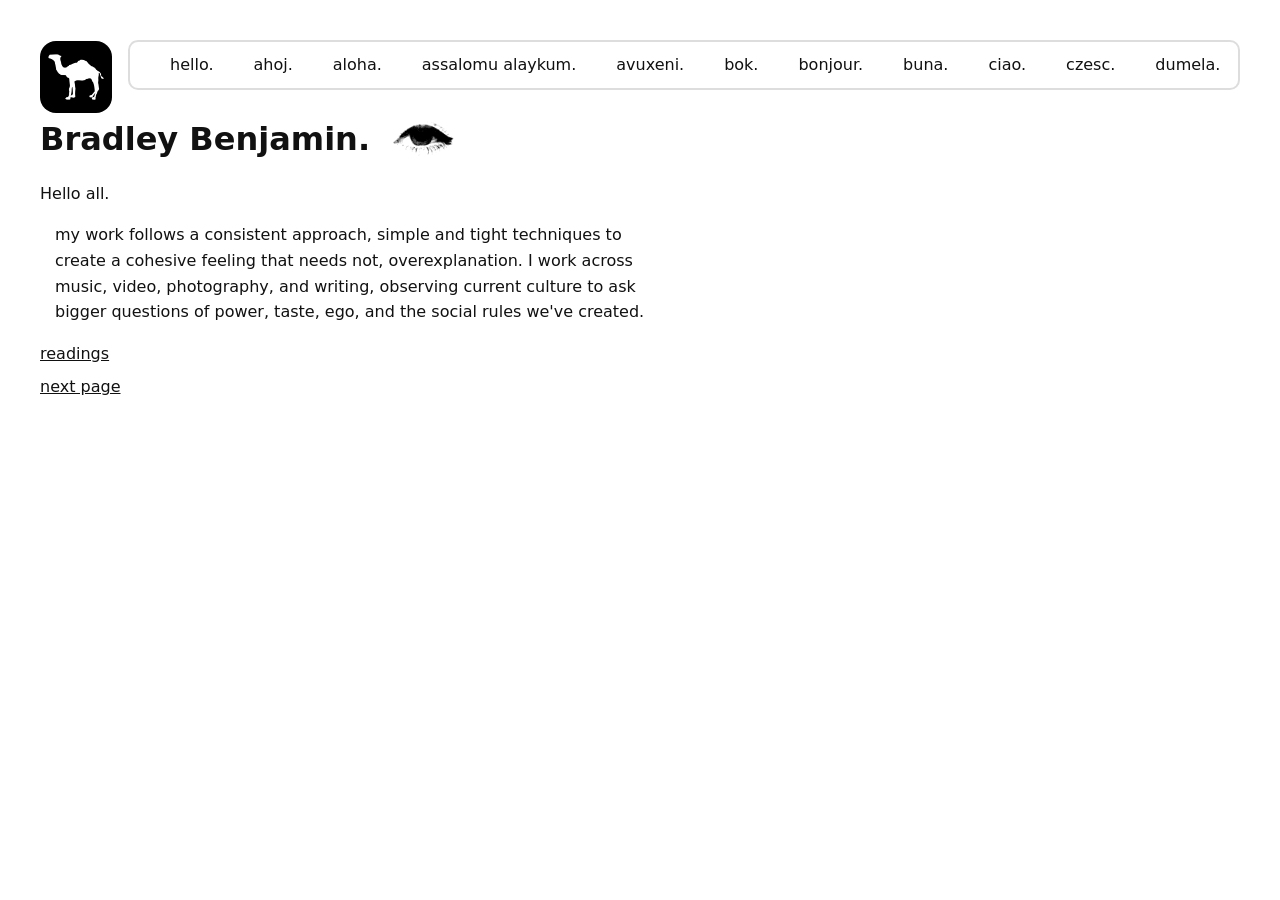
<file: index.html>
<!DOCTYPE html>
<html lang="en">
<head>
  <meta charset="UTF-8" />
  <meta name="viewport" content="width=device-width, initial-scale=1.0" />
  <meta name="theme-color" content="#ffffff" />
  <title>7camels</title>
  <link rel="icon" type="image/png" href="camel-logo.png" />
  <link rel="stylesheet" href="site.css" />
</head>
<body class="home-page">
  <header class="header-row">
    <a class="site-logo" href="index.html" aria-label="7camels home">
      <img src="camel-logo.png" alt="7camels logo" />
    </a>

    <div class="ticker-fill">
      <div class="ticker-container">
        <div class="ticker-track">
          <div class="ticker-group">
            <span>hello.</span>
            <span>ahoj.</span>
            <span>aloha.</span>
            <span>assalomu alaykum.</span>
            <span>avuxeni.</span>
            <span>bok.</span>
            <span>bonjour.</span>
            <span>buna.</span>
            <span>ciao.</span>
            <span>czesc.</span>
            <span>dumela.</span>
            <span>dobar dan.</span>
            <span>geia.</span>
            <span>habari.</span>
            <span>halo.</span>
            <span>hallo.</span>
            <span>hei.</span>
            <span>hej.</span>
            <span>hola.</span>
            <span>jambo.</span>
            <span>konnichiwa.</span>
            <span>annyeonghaseyo.</span>
            <span>kumusta.</span>
            <span>labas.</span>
            <span>mabuhay.</span>
            <span>mbote.</span>
            <span>merhaba.</span>
            <span>molo.</span>
            <span>namaste.</span>
            <span>namaskar.</span>
            <span>ndaa.</span>
            <span>oi.</span>
            <span>ola.</span>
            <span>pershendetje.</span>
            <span>pozdrav.</span>
            <span>privet.</span>
            <span>pryvit.</span>
            <span>salaam.</span>
            <span>marhaba.</span>
            <span>selam.</span>
            <span>selamat.</span>
            <span>selamat pagi.</span>
            <span>sawubona.</span>
            <span>sveiki.</span>
            <span>sveika.</span>
            <span>szia.</span>
            <span>tere.</span>
            <span>thobela.</span>
            <span>xin chao.</span>
            <span>zdravo.</span>
          </div>

          <div class="ticker-group" aria-hidden="true">
            <span>hello.</span>
            <span>ahoj.</span>
            <span>aloha.</span>
            <span>assalomu alaykum.</span>
            <span>avuxeni.</span>
            <span>bok.</span>
            <span>bonjour.</span>
            <span>buna.</span>
            <span>ciao.</span>
            <span>czesc.</span>
            <span>dumela.</span>
            <span>dobar dan.</span>
            <span>geia.</span>
            <span>habari.</span>
            <span>halo.</span>
            <span>hallo.</span>
            <span>hei.</span>
            <span>hej.</span>
            <span>hola.</span>
            <span>jambo.</span>
            <span>konnichiwa.</span>
            <span>annyeonghaseyo.</span>
            <span>kumusta.</span>
            <span>labas.</span>
            <span>mabuhay.</span>
            <span>mbote.</span>
            <span>merhaba.</span>
            <span>molo.</span>
            <span>namaste.</span>
            <span>namaskar.</span>
            <span>ndaa.</span>
            <span>oi.</span>
            <span>ola.</span>
            <span>pershendetje.</span>
            <span>pozdrav.</span>
            <span>privet.</span>
            <span>pryvit.</span>
            <span>salaam.</span>
            <span>marhaba.</span>
            <span>selam.</span>
            <span>selamat.</span>
            <span>selamat pagi.</span>
            <span>sawubona.</span>
            <span>sveiki.</span>
            <span>sveika.</span>
            <span>szia.</span>
            <span>tere.</span>
            <span>thobela.</span>
            <span>xin chao.</span>
            <span>zdravo.</span>
          </div>
        </div>
      </div>
    </div>
  </header>

  <main>
    <div class="name-row">
      <h1>Bradley Benjamin.</h1>
      <a class="eyes-link" href="images.html" aria-label="Go to images page">
        <img src="eyes.gif" alt="Animated eyes" />
      </a>
    </div>

    <p>Hello all.</p>
    <p class="intro-text">
      my work follows a consistent approach, simple and tight techniques to<br />
      create a cohesive feeling that needs not, overexplanation. I work across<br />
      music, video, photography, and writing, observing current culture to ask<br />
      bigger questions of power, taste, ego, and the social rules we've created.
    </p>

    <div class="nav-list">
      <p><a href="readings.html">readings</a></p>
      <p><a href="page2.html">next page</a></p>
    </div>
  </main>
</body>
</html>
</file>
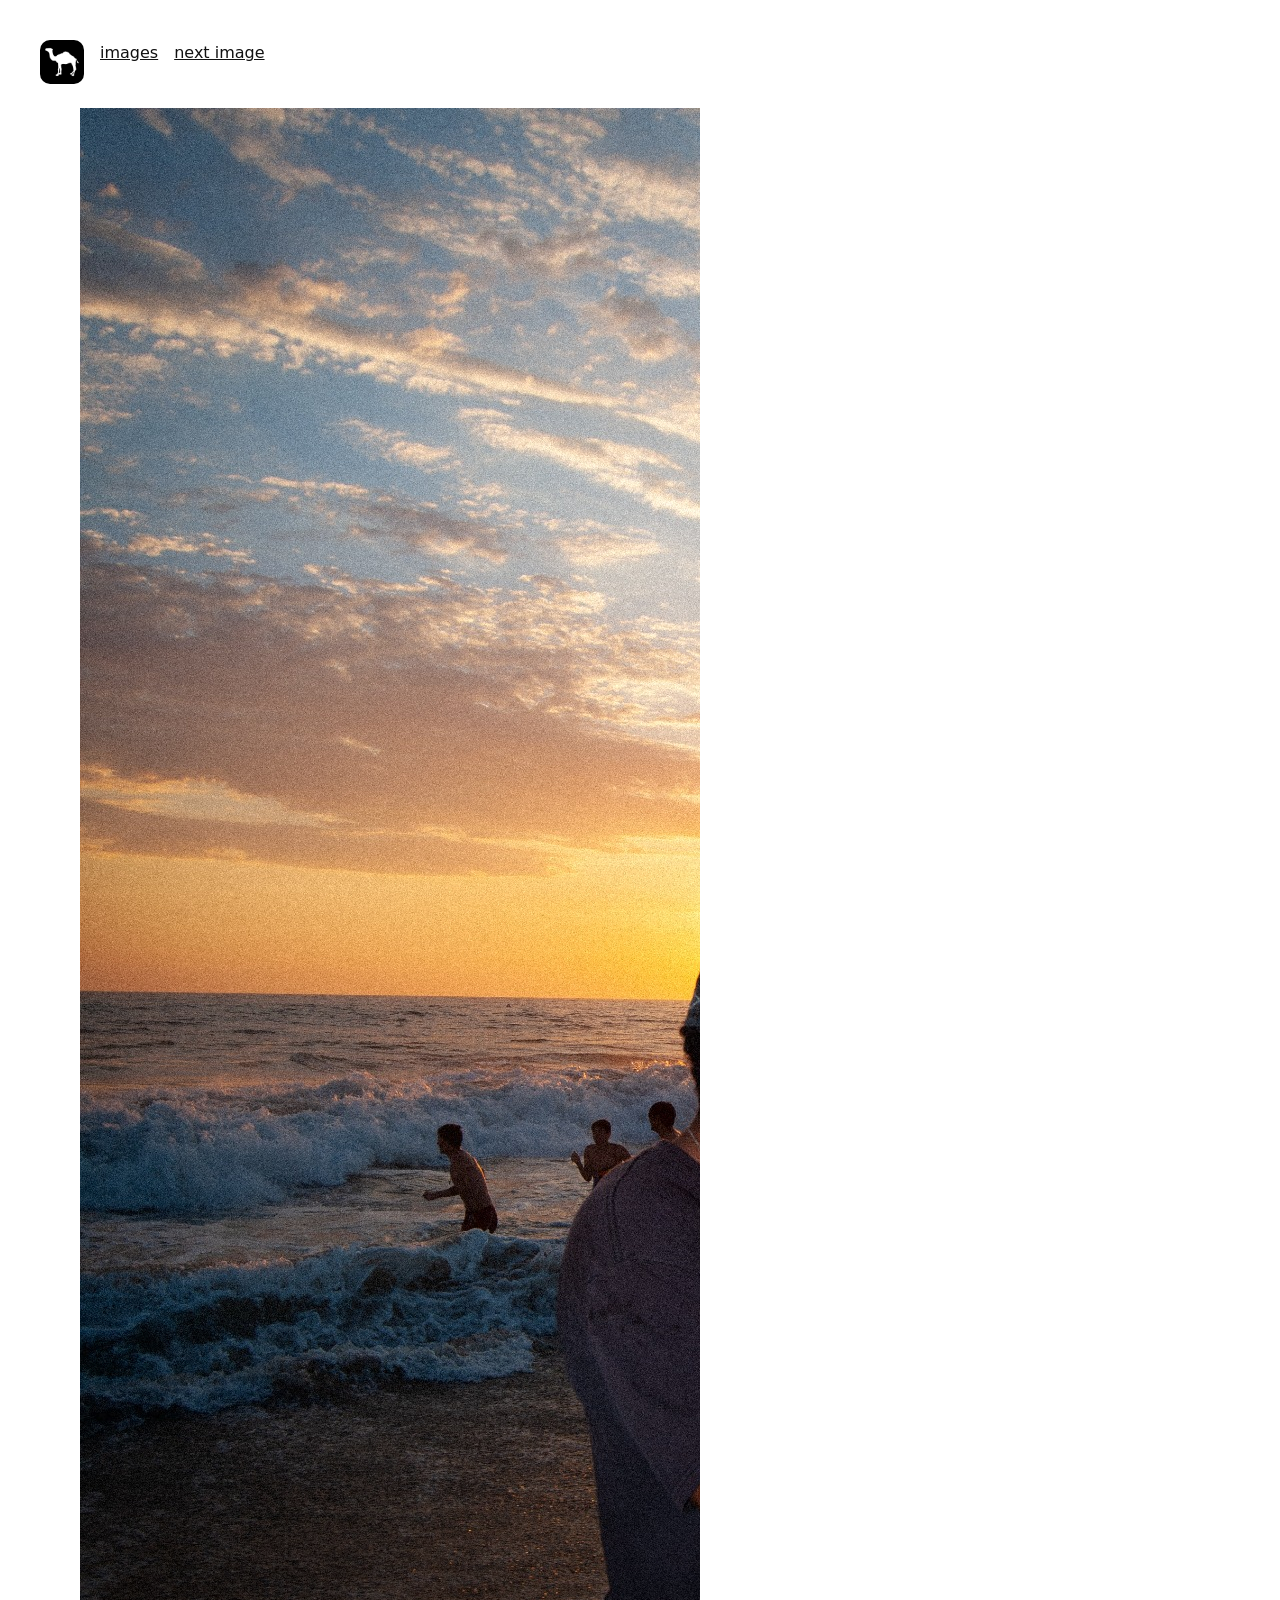
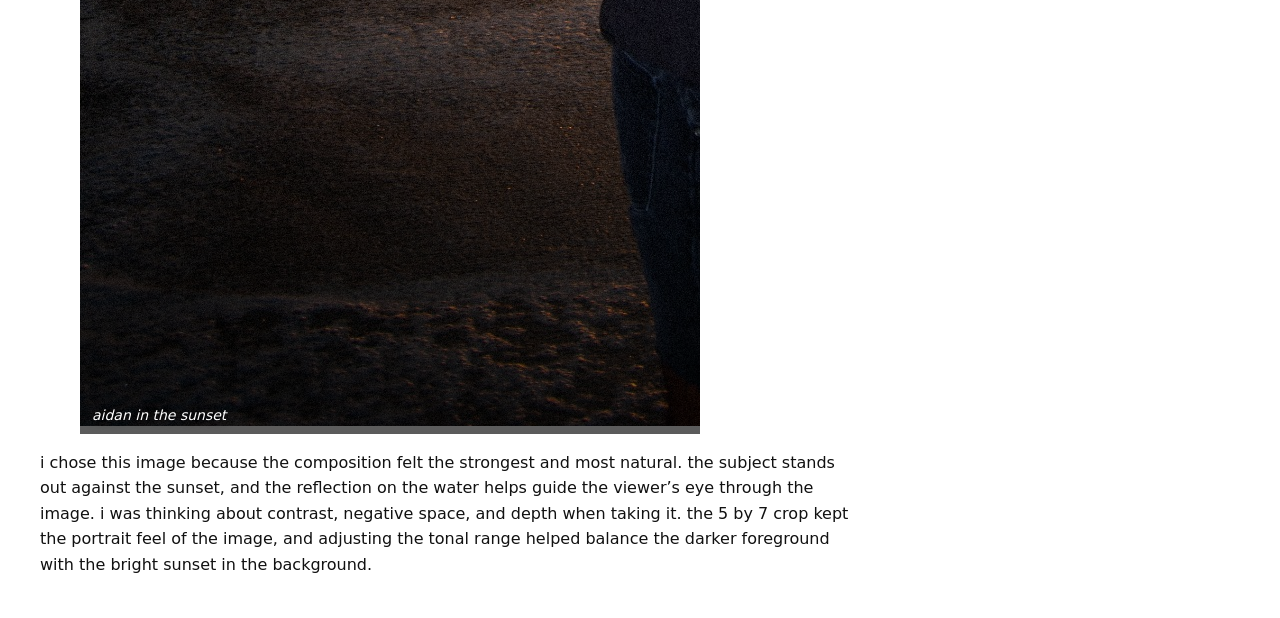
<file: aidan.html>
<!DOCTYPE html>
<html lang="en">
<head>
  <meta charset="UTF-8" />
  <meta name="viewport" content="width=device-width, initial-scale=1.0" />
  <meta name="theme-color" content="#ffffff" />
  <title>aidan in the sunset | 7camels</title>
  <link rel="icon" type="image/png" href="camel-logo.png" />
  <link rel="stylesheet" href="site.css" />
</head>
<body class="image-detail-page">
  <main class="page-shell">
    <nav class="image-nav">
      <a class="site-home" href="index.html">
        <img src="camel-logo.png" alt="7camels logo" />
      </a>
      <a href="images.html">images</a>
      <a href="sean.html">next image</a>
    </nav>

    <figure class="image-frame image-detail-frame--portrait">
      <img src="aidan.jpg" alt="Aidan standing on a beach at sunset" />
      <figcaption class="image-title">aidan in the sunset</figcaption>
    </figure>

    <p>i chose this image because the composition felt the strongest and most natural. the subject stands out against the sunset, and the reflection on the water helps guide the viewer&rsquo;s eye through the image. i was thinking about contrast, negative space, and depth when taking it. the 5 by 7 crop kept the portrait feel of the image, and adjusting the tonal range helped balance the darker foreground with the bright sunset in the background.</p>
  </main>
</body>
</html>
</file>
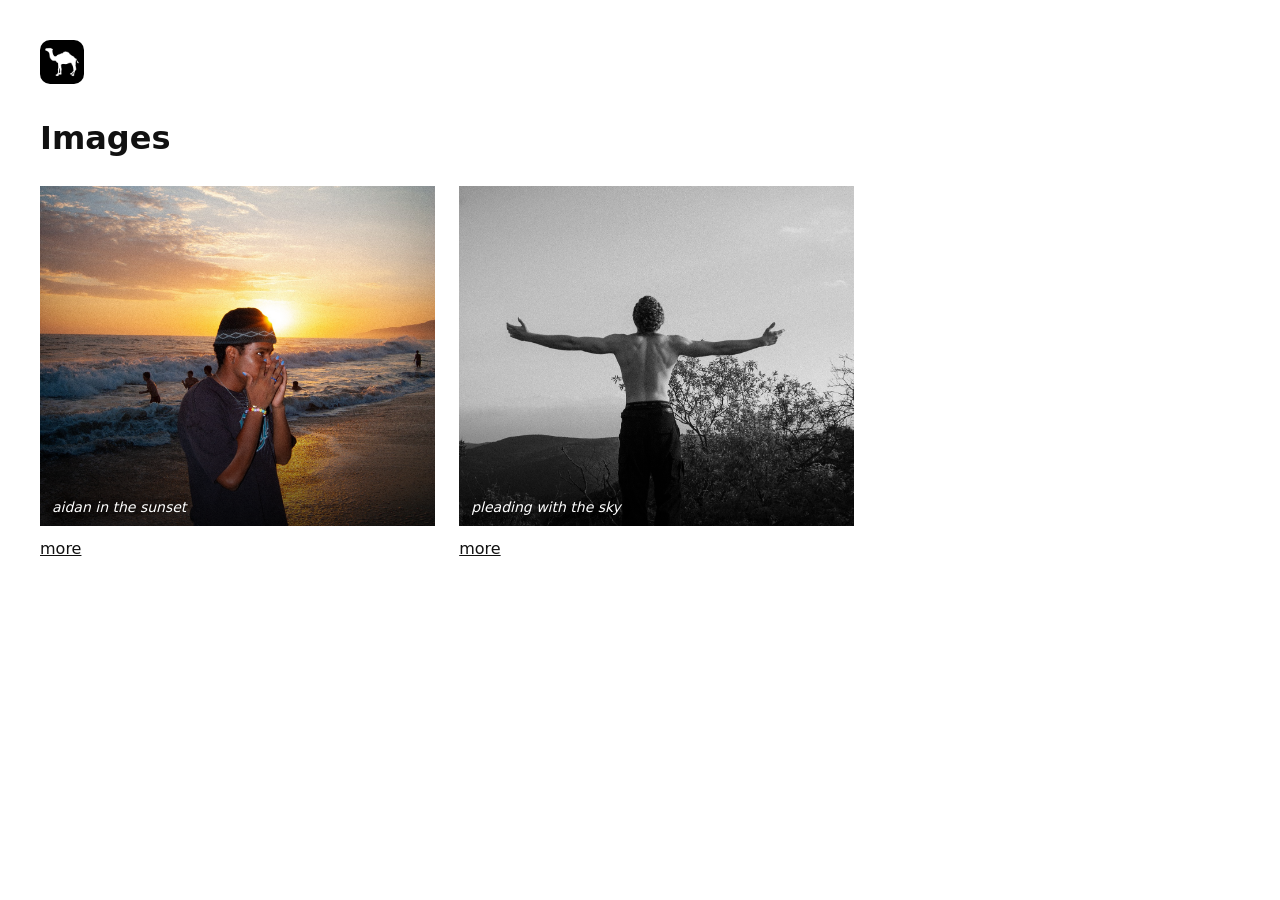
<file: images.html>
<!DOCTYPE html>
<html lang="en">
<head>
  <meta charset="UTF-8" />
  <meta name="viewport" content="width=device-width, initial-scale=1.0" />
  <meta name="theme-color" content="#ffffff" />
  <title>Images | 7camels</title>
  <link rel="icon" type="image/png" href="camel-logo.png" />
  <link rel="stylesheet" href="site.css" />
</head>
<body class="images-page">
  <main class="page-shell" id="top">
    <p>
      <a class="site-home" href="index.html">
        <img src="camel-logo.png" alt="7camels logo" />
      </a>
    </p>

    <h1>Images</h1>

    <section class="gallery" aria-label="Photo gallery">
      <figure>
        <a class="thumb-link" href="#aidan-modal">
          <span class="image-frame">
            <img src="aidan.jpg" alt="Aidan standing on a beach at sunset" />
            <span class="image-title">aidan in the sunset</span>
          </span>
        </a>
        <p class="page-link"><a href="aidan.html">more</a></p>
      </figure>

      <figure>
        <a class="thumb-link" href="#sean-modal">
          <span class="image-frame">
            <img src="sean.jpg" alt="Sean standing with arms outstretched against a wide sky" />
            <span class="image-title">pleading with the sky</span>
          </span>
        </a>
        <p class="page-link"><a href="sean.html">more</a></p>
      </figure>
    </section>
  </main>

  <section class="lightbox" id="aidan-modal" aria-label="aidan in the sunset enlarged view">
    <a class="lightbox-backdrop" href="#top" aria-label="Close enlarged image"></a>
    <div class="lightbox-panel">
      <a class="close-link" href="#top">close</a>
      <figure class="image-frame lightbox-frame">
        <img src="aidan.jpg" alt="Aidan standing on a beach at sunset" />
        <figcaption class="image-title">aidan in the sunset</figcaption>
      </figure>
      <p>i chose this image because the composition felt the strongest and most natural. the subject stands out against the sunset, and the reflection on the water helps guide the viewer&rsquo;s eye through the image. i was thinking about contrast, negative space, and depth when taking it. the 5 by 7 crop kept the portrait feel of the image, and adjusting the tonal range helped balance the darker foreground with the bright sunset in the background.</p>
      <div class="lightbox-actions">
        <a href="aidan.html">more</a>
        <a href="#top">back to gallery</a>
      </div>
    </div>
  </section>

  <section class="lightbox" id="sean-modal" aria-label="pleading with the sky enlarged view">
    <a class="lightbox-backdrop" href="#top" aria-label="Close enlarged image"></a>
    <div class="lightbox-panel">
      <a class="close-link" href="#top">close</a>
      <figure class="image-frame lightbox-frame">
        <img src="sean.jpg" alt="Sean standing with arms outstretched against a wide sky" />
        <figcaption class="image-title">pleading with the sky</figcaption>
      </figure>
      <p>i chose this image because it felt the strongest in terms of composition and framing, especially in a wide format. the outstretched arms create a strong horizontal line across the frame, and the large amount of open sky helps emphasize the figure&rsquo;s scale and isolation within the landscape. i was thinking about balance, symmetry, and negative space when taking it. cropping it to 1920 by 1080 strengthened the horizontal composition and made the image feel more intentional. i also adjusted the tonal range to deepen the contrast while still preserving detail in the figure and background.</p>
      <div class="lightbox-actions">
        <a href="sean.html">more</a>
        <a href="#top">back to gallery</a>
      </div>
    </div>
  </section>
</body>
</html>
</file>
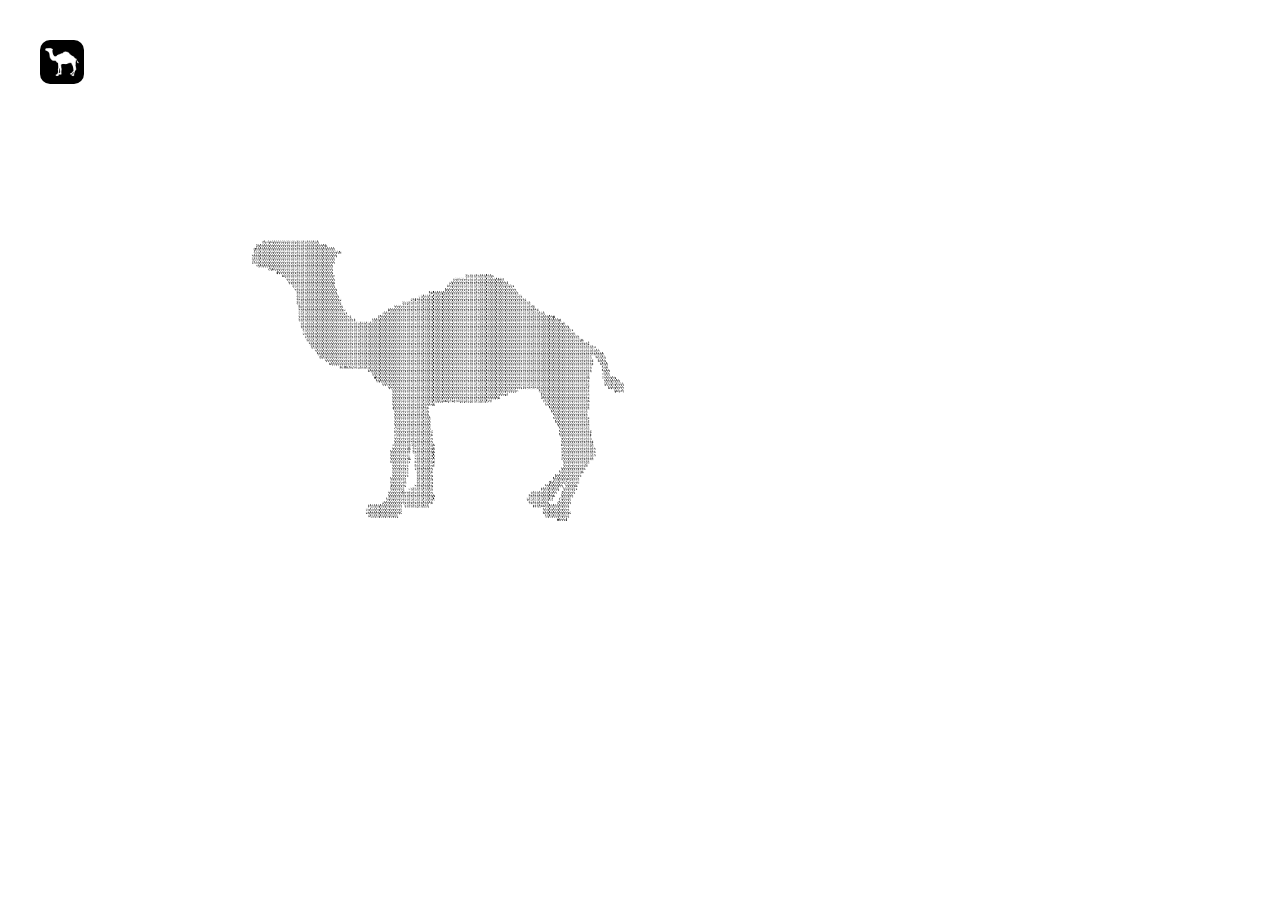
<file: page2.html>
<!DOCTYPE html>
<html lang="en">
<head>
  <meta charset="UTF-8" />
  <meta name="viewport" content="width=device-width, initial-scale=1.0" />
  <meta name="theme-color" content="#ffffff" />
  <title>7camels</title>
  <link rel="icon" type="image/png" href="camel-logo.png" />
  <link rel="stylesheet" href="site.css" />
</head>
<body class="page-two">
  <main class="page-shell page-shell--wide">
    <p>
      <a class="site-home" href="index.html">
        <img src="camel-logo.png" alt="7camels logo" />
      </a>
    </p>
    <img class="page-art" src="ascii-art.png" alt="camel" />
  </main>
</body>
</html>
</file>
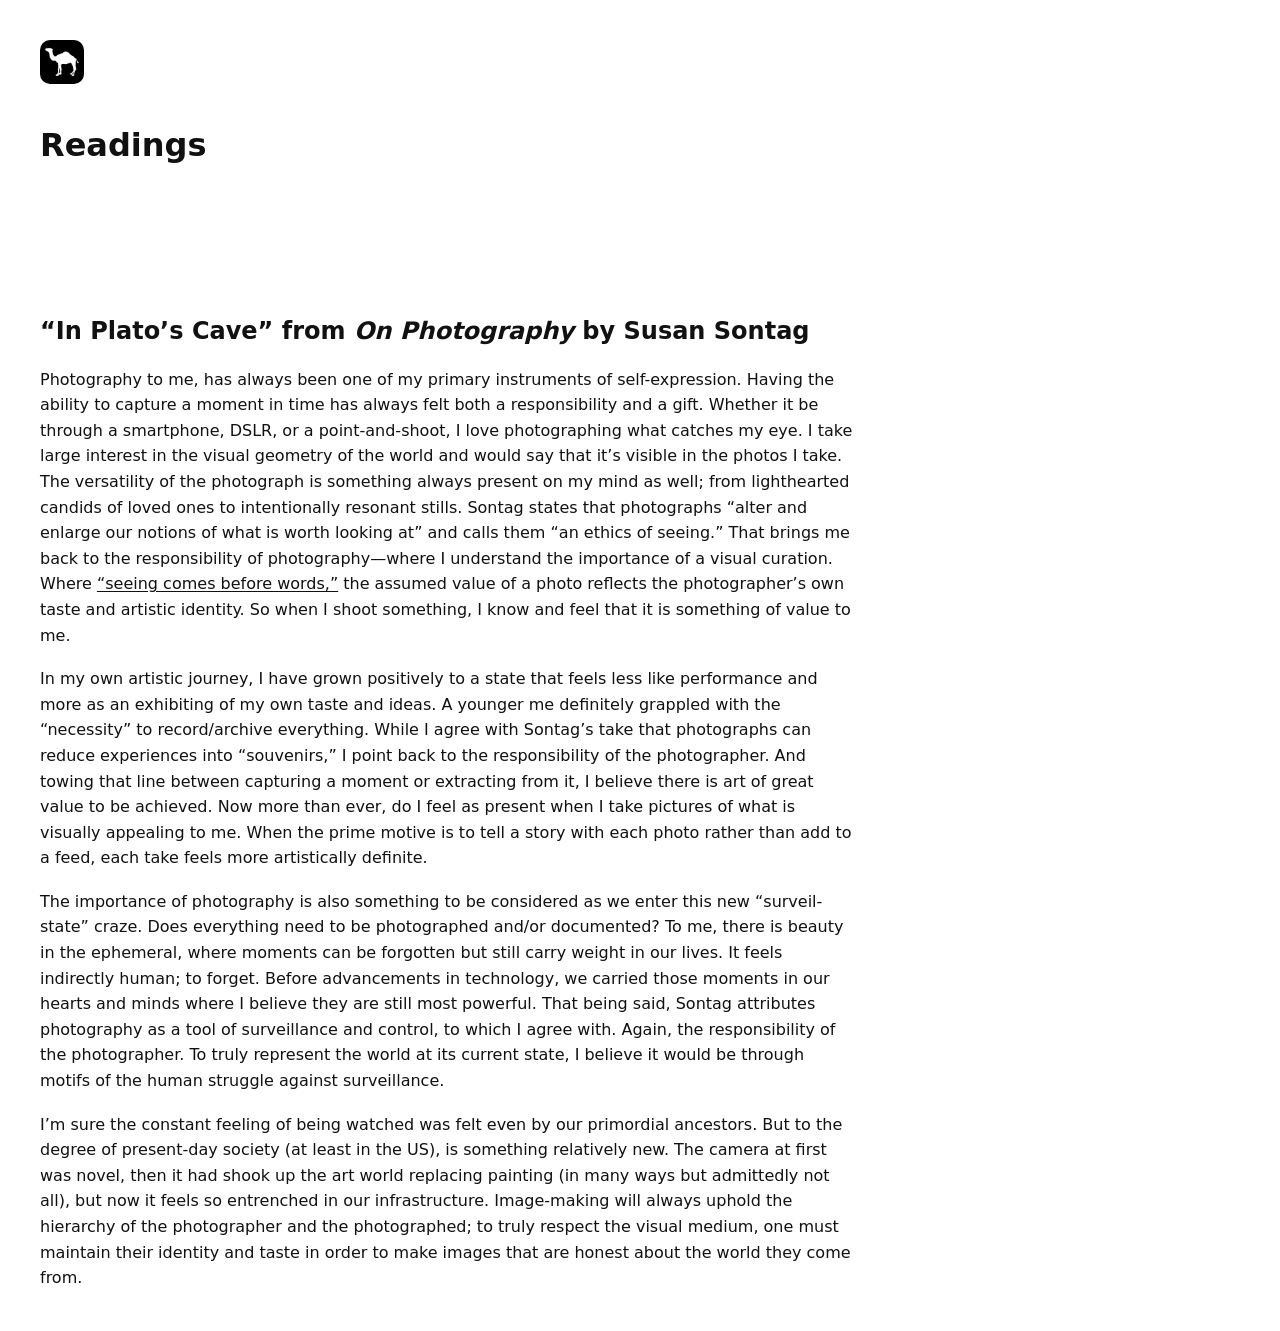
<file: readings.html>
<!DOCTYPE html>
<html lang="en">
<head>
  <meta charset="UTF-8" />
  <meta name="viewport" content="width=device-width, initial-scale=1.0" />
  <meta name="theme-color" content="#ffffff" />
  <title>Readings | 7camels</title>
  <link rel="icon" type="image/png" href="camel-logo.png" />
  <link rel="stylesheet" href="site.css" />
</head>
<body class="readings-page">
  <main class="page-shell">
    <p class="back-link">
      <a class="site-home" href="index.html">
        <img src="camel-logo.png" alt="7camels logo" />
      </a>
    </p>

    <h1>Readings</h1>
    <div class="camel-runway" aria-hidden="true">
      <div class="camel-runner">
        <img src="camelrotoscope.gif" alt="Running camel" />
      </div>
    </div>

    <article class="reading-entry">
      <h2>&ldquo;In Plato&rsquo;s Cave&rdquo; from <em>On Photography</em> by Susan Sontag</h2>

      <p>Photography to me, has always been one of my primary instruments of self-expression. Having the ability to capture a moment in time has always felt both a responsibility and a gift. Whether it be through a smartphone, DSLR, or a point-and-shoot, I love photographing what catches my eye. I take large interest in the visual geometry of the world and would say that it&rsquo;s visible in the photos I take. The versatility of the photograph is something always present on my mind as well; from lighthearted candids of loved ones to intentionally resonant stills. Sontag states that photographs &ldquo;alter and enlarge our notions of what is worth looking at&rdquo; and calls them &ldquo;an ethics of seeing.&rdquo; That brings me back to the responsibility of photography&mdash;where I understand the importance of a visual curation. Where <a class="inline-link" href="https://www.ways-of-seeing.com/ch1" target="_blank" rel="noreferrer">&ldquo;seeing comes before words,&rdquo;</a> the assumed value of a photo reflects the photographer&rsquo;s own taste and artistic identity. So when I shoot something, I know and feel that it is something of value to me.</p>

      <p>In my own artistic journey, I have grown positively to a state that feels less like performance and more as an exhibiting of my own taste and ideas. A younger me definitely grappled with the &ldquo;necessity&rdquo; to record/archive everything. While I agree with Sontag&rsquo;s take that photographs can reduce experiences into &ldquo;souvenirs,&rdquo; I point back to the responsibility of the photographer. And towing that line between capturing a moment or extracting from it, I believe there is art of great value to be achieved. Now more than ever, do I feel as present when I take pictures of what is visually appealing to me. When the prime motive is to tell a story with each photo rather than add to a feed, each take feels more artistically definite.</p>

      <p>The importance of photography is also something to be considered as we enter this new &ldquo;surveil-state&rdquo; craze. Does everything need to be photographed and/or documented? To me, there is beauty in the ephemeral, where moments can be forgotten but still carry weight in our lives. It feels indirectly human; to forget. Before advancements in technology, we carried those moments in our hearts and minds where I believe they are still most powerful. That being said, Sontag attributes photography as a tool of surveillance and control, to which I agree with. Again, the responsibility of the photographer. To truly represent the world at its current state, I believe it would be through motifs of the human struggle against surveillance.</p>

      <p>I&rsquo;m sure the constant feeling of being watched was felt even by our primordial ancestors. But to the degree of present-day society (at least in the US), is something relatively new. The camera at first was novel, then it had shook up the art world replacing painting (in many ways but admittedly not all), but now it feels so entrenched in our infrastructure. Image-making will always uphold the hierarchy of the photographer and the photographed; to truly respect the visual medium, one must maintain their identity and taste in order to make images that are honest about the world they come from.</p>
    </article>
  </main>
</body>
</html>
</file>
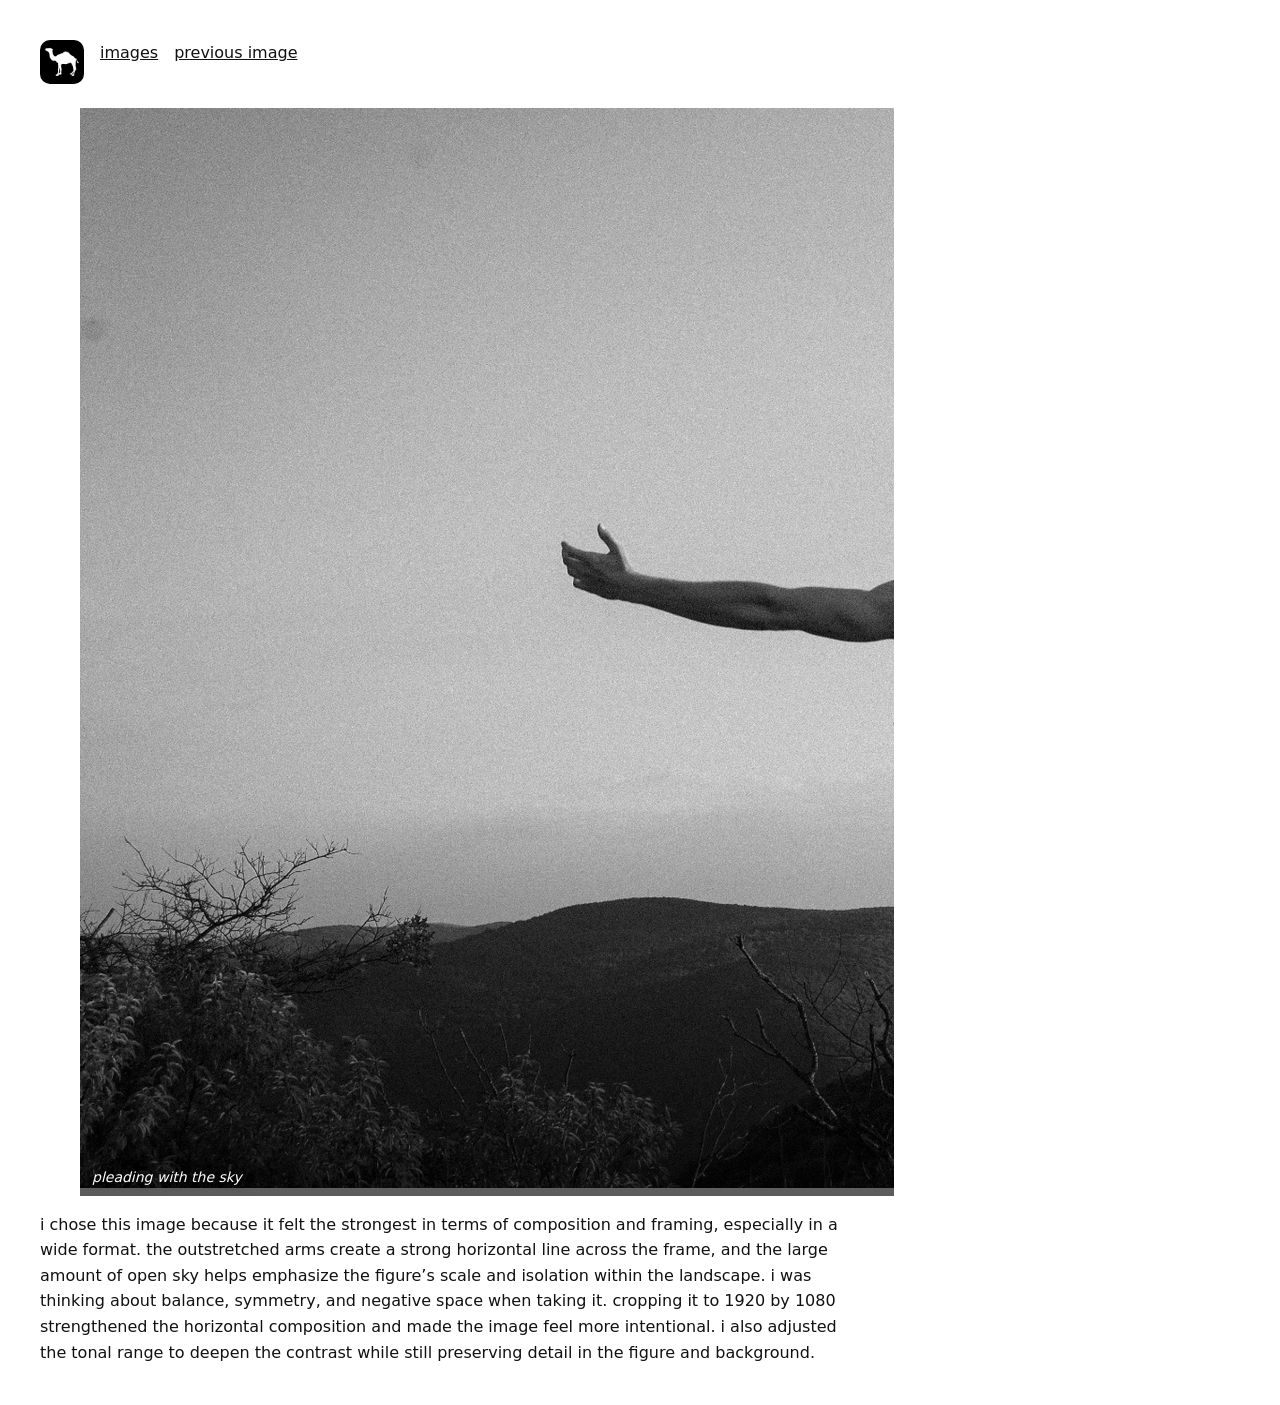
<file: sean.html>
<!DOCTYPE html>
<html lang="en">
<head>
  <meta charset="UTF-8" />
  <meta name="viewport" content="width=device-width, initial-scale=1.0" />
  <meta name="theme-color" content="#ffffff" />
  <title>pleading with the sky | 7camels</title>
  <link rel="icon" type="image/png" href="camel-logo.png" />
  <link rel="stylesheet" href="site.css" />
</head>
<body class="image-detail-page">
  <main class="page-shell">
    <nav class="image-nav">
      <a class="site-home" href="index.html">
        <img src="camel-logo.png" alt="7camels logo" />
      </a>
      <a href="images.html">images</a>
      <a href="aidan.html">previous image</a>
    </nav>

    <figure class="image-frame image-detail-frame--landscape">
      <img src="sean.jpg" alt="Sean standing with arms outstretched against a wide sky" />
      <figcaption class="image-title">pleading with the sky</figcaption>
    </figure>

    <p>i chose this image because it felt the strongest in terms of composition and framing, especially in a wide format. the outstretched arms create a strong horizontal line across the frame, and the large amount of open sky helps emphasize the figure&rsquo;s scale and isolation within the landscape. i was thinking about balance, symmetry, and negative space when taking it. cropping it to 1920 by 1080 strengthened the horizontal composition and made the image feel more intentional. i also adjusted the tonal range to deepen the contrast while still preserving detail in the figure and background.</p>
  </main>
</body>
</html>
</file>
<file: site.css>
:root {
  --page-margin: 40px;
  --page-width: 80ch;
  --font-sans: system-ui, -apple-system, BlinkMacSystemFont, "Segoe UI", Roboto,
    Oxygen, Ubuntu, Cantarell, "Open Sans", "Helvetica Neue", sans-serif;
  --text-color: #111111;
  --surface: #ffffff;
  --surface-muted: #efefef;
  --border: #e3e3e3;
  --shadow-large: 0 24px 60px rgba(0, 0, 0, 0.14);
  --shadow-small: 0 8px 20px rgba(0, 0, 0, 0.08);
  --logo-size: 44px;
  --logo-radius: 10px;
  --home-logo-size: 72px;
  --home-logo-radius: 16px;
  --lightbox-pad: 24px;
  --camel-width: 85px;
  --camel-height: 92px;
}

html {
  background: var(--surface);
  color-scheme: light;
}

body {
  margin: var(--page-margin);
  background: var(--surface);
  color: var(--text-color);
  font-family: var(--font-sans);
  line-height: 1.6;
}

a {
  color: inherit;
}

main.page-shell,
.home-page main {
  width: min(100%, var(--page-width));
}

.page-shell--wide {
  width: min(100%, 1400px);
}

.site-home,
.site-logo {
  display: inline-flex;
  align-items: center;
  justify-content: center;
  text-decoration: none;
}

.site-home img {
  display: block;
  width: var(--logo-size);
  height: var(--logo-size);
  border-radius: var(--logo-radius);
  flex: 0 0 auto;
}

.site-logo {
  flex: 0 0 auto;
}

.site-logo img {
  display: block;
  width: var(--home-logo-size);
  height: var(--home-logo-size);
  border-radius: var(--home-logo-radius);
}

.image-frame {
  position: relative;
  display: block;
  overflow: hidden;
  background: var(--surface-muted);
}

.image-frame::after {
  content: "";
  position: absolute;
  right: 0;
  bottom: 0;
  left: 0;
  height: 36%;
  background: linear-gradient(to top, rgba(0, 0, 0, 0.62), transparent);
  pointer-events: none;
}

.image-title {
  position: absolute;
  left: 12px;
  bottom: 10px;
  z-index: 1;
  margin: 0;
  color: #ffffff;
  font-size: 14px;
  font-style: italic;
  line-height: 1.2;
  text-shadow: 0 1px 8px rgba(0, 0, 0, 0.8);
}

.image-nav {
  display: flex;
  gap: 16px;
  flex-wrap: wrap;
  margin-bottom: 24px;
}

.image-detail-frame--portrait {
  width: min(100%, 620px);
}

.image-detail-frame--landscape {
  width: min(100%, 920px);
}

.home-page .header-row {
  display: flex;
  align-items: center;
  gap: 16px;
}

.home-page .ticker-fill {
  flex: 1 1 auto;
  min-width: 0;
}

.home-page .ticker-container {
  overflow: hidden;
  border: 2px solid #dddddd;
  border-radius: 10px;
  padding: 10px 0;
  margin-bottom: 24px;
  white-space: nowrap;
}

.home-page .ticker-track {
  display: flex;
  flex-wrap: nowrap;
  width: max-content;
  will-change: transform;
  animation: ticker 75s linear infinite;
}

.home-page .ticker-group {
  display: inline-flex;
  flex: 0 0 auto;
  gap: 40px;
  padding-left: 40px;
}

.home-page .ticker-group span {
  white-space: nowrap;
}

.home-page .name-row {
  display: flex;
  align-items: center;
  gap: 14px;
  flex-wrap: wrap;
}

.home-page .name-row h1 {
  margin: 0;
}

.home-page .eyes-link {
  display: inline-flex;
  align-items: center;
}

.home-page .eyes-link img {
  display: block;
  width: auto;
  height: 44px;
}

.home-page .intro-text {
  margin-left: 15px;
}

.home-page .nav-list p {
  margin: 0 0 8px;
}

.readings-page .back-link {
  margin: 0 0 28px;
}

.readings-page .inline-link {
  text-decoration: underline;
  text-underline-offset: 0.14em;
}

.readings-page .camel-runway {
  position: relative;
  height: calc(var(--camel-height) + 18px);
  width: calc(100vw - (var(--page-margin) * 2));
  margin: 4px 0 10px;
  overflow: hidden;
}

.readings-page .camel-runner {
  position: absolute;
  left: calc(-1 * var(--camel-width) - 32px);
  bottom: 0;
  width: var(--camel-width);
  animation: camel-run 9s linear infinite;
  -webkit-animation: camel-run 9s linear infinite;
  transform: translateZ(0);
  -webkit-transform: translateZ(0);
  will-change: left;
}

.readings-page .camel-runner img {
  display: block;
  width: auto;
  height: var(--camel-height);
}

.readings-page .reading-entry {
  margin-top: 10px;
}

.readings-page .reading-entry h2 {
  margin: 0 0 10px;
}

.readings-page .reading-entry p {
  margin-bottom: 18px;
}

.images-page .gallery {
  display: grid;
  grid-template-columns: repeat(auto-fit, minmax(240px, 1fr));
  gap: 24px;
}

.images-page .gallery figure {
  margin: 0;
}

.images-page .thumb-link {
  display: block;
  text-decoration: none;
}

.images-page .thumb-link img {
  display: block;
  width: 100%;
  height: 340px;
  object-fit: cover;
}

.images-page .page-link {
  margin-top: 10px;
}

.images-page .lightbox {
  position: fixed;
  inset: 0;
  display: flex;
  align-items: center;
  justify-content: center;
  padding: max(var(--lightbox-pad), env(safe-area-inset-top))
    max(var(--lightbox-pad), env(safe-area-inset-right))
    max(var(--lightbox-pad), env(safe-area-inset-bottom))
    max(var(--lightbox-pad), env(safe-area-inset-left));
  background: rgba(255, 255, 255, 0.88);
  backdrop-filter: blur(10px);
  -webkit-backdrop-filter: blur(10px);
  opacity: 0;
  pointer-events: none;
  transition: opacity 0.2s ease;
  z-index: 20;
}

.images-page .lightbox:target {
  opacity: 1;
  pointer-events: auto;
}

.images-page .lightbox-backdrop {
  position: absolute;
  inset: 0;
}

.images-page .lightbox-panel {
  position: relative;
  box-sizing: border-box;
  width: min(100%, 980px);
  max-height: calc(100vh - (var(--lightbox-pad) * 2));
  max-height: calc(100dvh - (var(--lightbox-pad) * 2));
  overflow-y: auto;
  overflow-x: hidden;
  -webkit-overflow-scrolling: touch;
  scrollbar-gutter: stable;
  scrollbar-width: thin;
  scrollbar-color: rgba(140, 140, 140, 0.32) transparent;
  background: var(--surface);
  border: 1px solid var(--border);
  border-radius: 24px;
  box-shadow: var(--shadow-large);
  color: var(--text-color);
  padding: 52px 22px 22px;
  z-index: 1;
}

.images-page .lightbox-panel::-webkit-scrollbar {
  width: 12px;
}

.images-page .lightbox-panel:hover::-webkit-scrollbar {
  width: 16px;
}

.images-page .lightbox-panel::-webkit-scrollbar-track {
  background: transparent;
  margin: 12px 6px 12px 0;
}

.images-page .lightbox-panel::-webkit-scrollbar-thumb {
  min-height: 72px;
  background: rgba(140, 140, 140, 0.28);
  border: 4px solid transparent;
  border-radius: 999px;
  background-clip: padding-box;
}

.images-page .lightbox-panel:hover::-webkit-scrollbar-thumb {
  background: rgba(160, 160, 160, 0.42);
  border-width: 3px;
}

.images-page .lightbox-panel::-webkit-scrollbar-thumb:active {
  background: rgba(190, 190, 190, 0.6);
  border-width: 2px;
}

.images-page .lightbox-panel::-webkit-scrollbar-button,
.images-page .lightbox-panel::-webkit-scrollbar-button:single-button,
.images-page .lightbox-panel::-webkit-scrollbar-button:vertical:decrement,
.images-page .lightbox-panel::-webkit-scrollbar-button:vertical:increment {
  display: none;
  width: 0;
  height: 0;
  background: transparent;
  border: 0;
}

.images-page .lightbox-panel::-webkit-scrollbar-corner {
  background: transparent;
}

.images-page .lightbox-panel img {
  display: block;
  width: 100%;
  height: auto;
  max-height: 72vh;
  max-height: 72dvh;
  object-fit: contain;
}

.images-page .lightbox-panel p {
  margin-bottom: 0;
  max-width: 62ch;
}

.images-page .lightbox-actions {
  display: flex;
  gap: 16px;
  flex-wrap: wrap;
  margin-top: 16px;
}

.images-page .close-link {
  position: absolute;
  top: 14px;
  right: 14px;
  z-index: 3;
  padding: 6px 14px;
  background: rgba(255, 255, 255, 0.92);
  border: 1px solid #d7d7d7;
  border-radius: 999px;
  box-shadow: var(--shadow-small);
  text-decoration: none;
}

.images-page .lightbox-frame {
  display: table;
  width: auto;
  max-width: 100%;
  margin: 0 auto 18px;
  background: #f3f3f3;
}

.images-page .lightbox-frame::after {
  display: none;
}

.images-page .lightbox-frame img {
  width: auto;
  max-width: 100%;
  margin: 0 auto;
}

.images-page .lightbox-frame .image-title {
  padding: 4px 8px;
  background: rgba(0, 0, 0, 0.58);
  text-shadow: none;
}

.page-two .page-art {
  display: block;
  width: min(1400px, 100%);
  height: auto;
}

@-webkit-keyframes camel-run {
  0% {
    left: calc(-1 * var(--camel-width) - 32px);
  }

  100% {
    left: calc(100% + 32px);
  }
}

@keyframes camel-run {
  0% {
    left: calc(-1 * var(--camel-width) - 32px);
  }

  100% {
    left: calc(100% + 32px);
  }
}

@keyframes ticker {
  0% {
    transform: translateX(0);
  }

  100% {
    transform: translateX(-50%);
  }
}

@media (max-width: 640px) {
  :root {
    --page-margin: 24px;
    --lightbox-pad: 18px;
  }

  .images-page .thumb-link img {
    height: 280px;
  }

  .images-page .lightbox-panel {
    padding: 50px 18px 18px;
    border-radius: 20px;
  }
}
</file>
